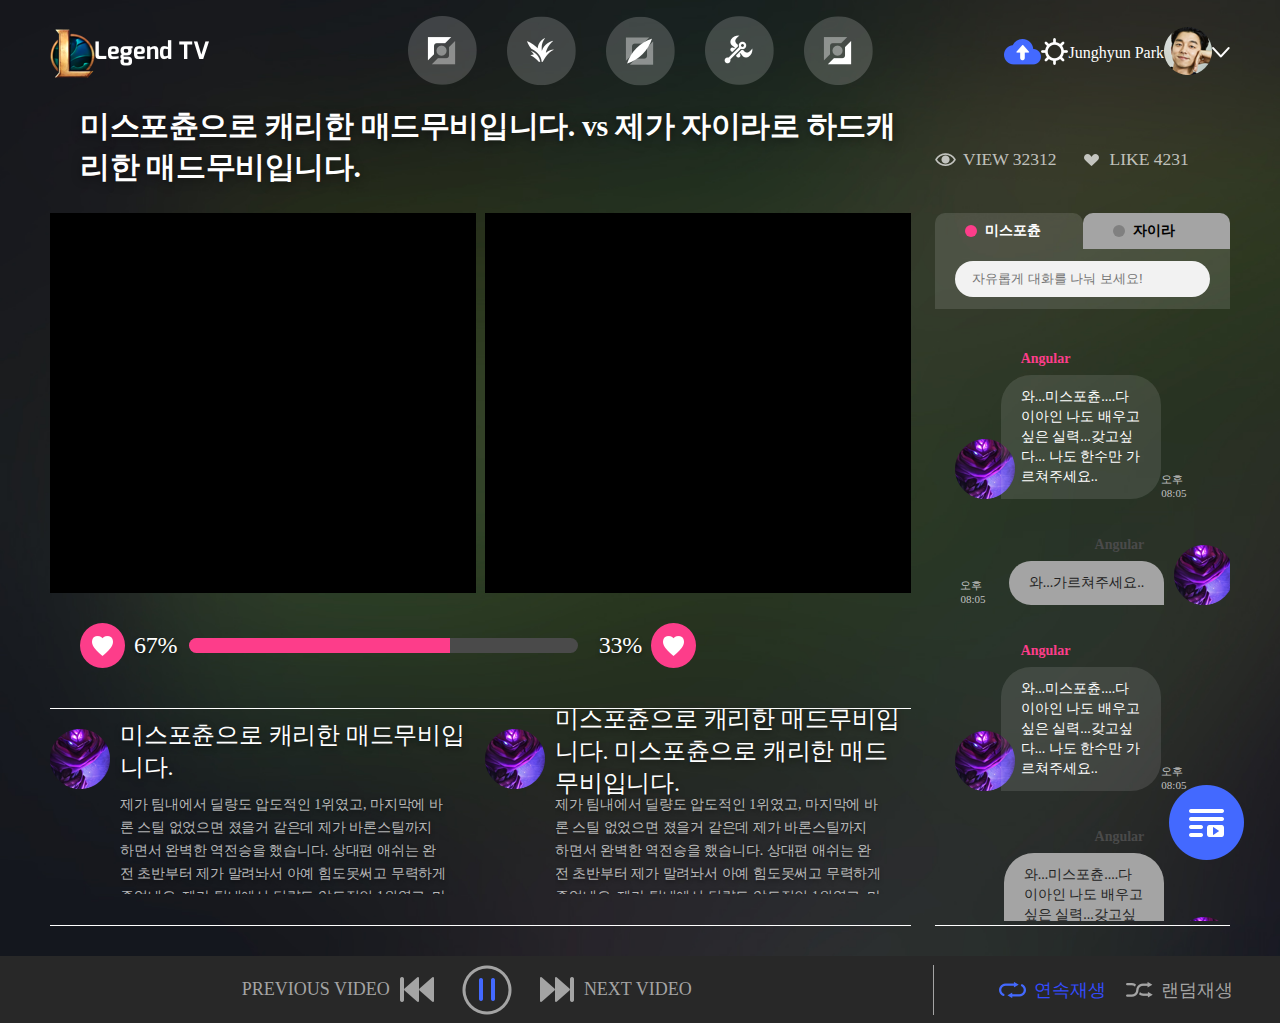
<file: index.html>
<!DOCTYPE html>
<html lang="ko">
<head>
  <meta charset="UTF-8">
  <meta name="viewport" content="width=device-width, initial-scale=1.0">
  <meta http-equiv="X-UA-Compatible" content="ie=edge">
  <title>Document</title>
  <link rel="stylesheet" type="text/css" href="../css/nav.css">
  <link rel="stylesheet" type="text/css" href="../css/battle.css">
</head>
<body>

    <!-- 헤더 화면 전환 스위치 추가 및 간격조정 -->
    <header class="header">
        <div class="header_ele header_left">
          <h1 class="logo"><img src="./imgs/logo-image.png" alt="Legend TV"/><img src="./imgs/logo-text.png" alt=""/></h1>
          <div class="video_switch">
          </div>
        </div>
        <div class="header_ele header_cen">
          <ul class="position_list">
            <li><img src="./imgs/button-top-off.png" alt="top"></li>
            <li><img src="./imgs/button-jungle-off.png" alt="jungle"></li>
            <li><img src="./imgs/button-mid-off.png" alt="mid"></li>
            <li><img src="./imgs/button-sup-off.png" alt="support"></li>
            <li><img src="./imgs/button-ad-off.png" alt="ad"></li>
          </ul>
        </div>
        <div class="header_ele header_right">
          <ul class="user_control">
            <li><a href="./upload.html"><img src="./imgs/button-upload.png" alt="upload" /></a></li>
            <li><a href="./customizing.html"><img src="./imgs/combined-shape.png" alt="setting" /></a></li>
            <li><a href="./mypage.html" style="text-decoration: none;color:#fff;">Junghyun Park</a></li>
            <li><a href="./mypage.html"><img src="./imgs/bitmap.png" alt="profile picture" /></a></li>
            <li><a href="./login.html"><img src="./imgs/button-profile.png" alt="drop down" /></a></li>
          </ul>
        </div>
    </header>

<div class="container">

  <div class="battle_wrap">
    <section class="videos_title">
      <h2 class="battle_title">미스포츈으로 캐리한 매드무비입니다. vs 제가 자이라로 하드캐리한 매드무비입니다.</h2>
    </section>
    <section class="viewlike">
      <h2 class="hidden-title">조회수와 좋아요 수</h2>
      <img src="./imgs/button-view.png" class="button_view">
      <span class="text_total view_total">VIEW 32312</span>
      <img src="./imgs/button-like.png" class="button_like">
      <span class="text_total like_total">LIKE 4231</span>
    </section>
  </div>

  <div class="battle_wrap">
    <section class="battle_video">
      <h2 class="hidden-title">미스포츈으로 캐리한 매드무비입니다. vs 제가 자이라로 하드캐리한 매드무비입니다.</h2>
      <div class="videos">
        <div class="v1">

        </div>
        <div class="v2">

        </div>
      </div>
      <div class="voting">
        <img src="./imgs/button-heart.png" class="button_heart b1">
        <span class="perNum pn1">67%</span>
        <div class="progress">
          <div class="meter">
            <span style="width: 67%;"></span>
          </div>
        </div>
        <span class="perNum pn2">33%</span>
        <img src="./imgs/button-heart.png" class="button_heart b2">
      </div>

      <div class="infos">
        <article class="i1">
          <div class="i_profile">
            <img class="i_profile_pic" src="./imgs/button-board-profile-image.png" alt="">
          </div>
          <div class="i_content">
            <h2 class="i_title">미스포츈으로 캐리한 매드무비입니다.</h2>
            <div class="scrollbar style-1">
              <div class="force-overflow">
                <p class="l_content">제가 팀내에서 딜량도 압도적인 1위였고, 마지막에 바론 스틸 없었으면 졌을거 같은데 제가 바론스틸까지 하면서 완벽한 역전승을 했습니다. 상대편 애쉬는 완전 초반부터 제가 말려놔서 아예 힘도못써고 무력하게 죽었네요. 제가 팀내에서 딜량도 압도적인 1위였고, 마지막에 바론 스틸 없었으면 졌을거 같은데 제가 바론스틸까지 하면서 완벽한 역전승을 했습니다. 상대편 애쉬는 완전 초반부터 제 </p>
              </div>
            </div>
          </div>
        </article>
        <article class="i2">
          <div class="i_profile">
            <img class="i_profile_pic" src="./imgs/button-board-profile-image.png" alt="">
          </div>
          <div class="i_content">
            <h2 class="i_title">미스포츈으로 캐리한 매드무비입니다. 미스포츈으로 캐리한 매드무비입니다.</h2>
            <div class="scrollbar style-1">
              <div class="force-overflow">
                <p class="l_content">제가 팀내에서 딜량도 압도적인 1위였고, 마지막에 바론 스틸 없었으면 졌을거 같은데 제가 바론스틸까지 하면서 완벽한 역전승을 했습니다. 상대편 애쉬는 완전 초반부터 제가 말려놔서 아예 힘도못써고 무력하게 죽었네요. 제가 팀내에서 딜량도 압도적인 1위였고, 마지막에 바론 스틸 없었으면 졌을거 같은데 제가 바론스틸까지 하면서 완벽한 역전승을 했습니다. 상대편 애쉬는 완전 초반부터 제 </p>
              </div>
            </div>
          </div>
        </article>
      </div>

    </section>
    <section class="chatting">
      <h2 class="hidden-title">응원 게시판</h2>
      <div class="chat_team_wrap">
        <div class="chat_team chat_team_left">
          <div class="circle c1"></div><span>미스포츈</span>
        </div>
        <div class="chat_team chat_team_right">
          <div class="circle c2"></div><span>자이라</span>
        </div>
        <div class="chat_input">
          <input class="chat_input_tag" placeholder="자유롭게 대화를 나눠 보세요!">
          <!-- <img src="./imgs/button-send.png" class="button_send"> -->
        </div>
      </div>
      <div class="chat_msg_wrap">
        <div class="scrollbar style-1">
          <div class="force-overflow">
            <div class="chat_msg left_msg">
              <div class="chat_profile">
                <img class="chat_profile_pic" src="./imgs/button-board-profile-image.png" alt="user profile pic">
              </div>
              <div class="chat_content">
                <div class="chat_id">
                  <span>Angular</span>
                </div>
                <div class="chat_ballon">
                  <span>와...미스포츈....다이아인 나도 배우고싶은 실력...갖고싶다... 나도 한수만 가르쳐주세요..</span>
                </div>
              </div>
              <div class="chat_time">
                <span>오후 08:05</span>
              </div>
            </div>
            <div class="chat_msg right_msg">
              <div class="chat_time">
                <span>오후 08:05</span>
              </div>
              <div class="chat_content">
                <div class="chat_id">
                  <span>Angular</span>
                </div>
                <div class="chat_ballon">
                  <span>와...가르쳐주세요..</span>
                </div>
              </div>
              <div class="chat_profile">
                <img class="chat_profile_pic" src="./imgs/button-board-profile-image.png" alt="user profile pic">
              </div>
            </div>
            <div class="chat_msg left_msg">
                <div class="chat_profile">
                  <img class="chat_profile_pic" src="./imgs/button-board-profile-image.png" alt="user profile pic">
                </div>
                <div class="chat_content">
                  <div class="chat_id">
                    <span>Angular</span>
                  </div>
                  <div class="chat_ballon">
                    <span>와...미스포츈....다이아인 나도 배우고싶은 실력...갖고싶다... 나도 한수만 가르쳐주세요..</span>
                  </div>
                </div>
                <div class="chat_time">
                  <span>오후 08:05</span>
                </div>
              </div>
            <div class="chat_msg right_msg">
                <div class="chat_time">
                  <span>오후 08:05</span>
                </div>
                <div class="chat_content">
                  <div class="chat_id">
                    <span>Angular</span>
                  </div>
                  <div class="chat_ballon">
                    <span>와...미스포츈....다이아인 나도 배우고싶은 실력...갖고싶다... 나도 한수만 가르쳐주세요..</span>
                  </div>
                </div>
                <div class="chat_profile">
                  <img class="chat_profile_pic" src="./imgs/button-board-profile-image.png" alt="user profile pic">
                </div>
              </div>
            <div class="chat_msg left_msg">
                  <div class="chat_profile">
                    <img class="chat_profile_pic" src="./imgs/button-board-profile-image.png" alt="user profile pic">
                  </div>
                  <div class="chat_content">
                    <div class="chat_id">
                      <span>Angular</span>
                    </div>
                    <div class="chat_ballon">
                      <span>와...미스포츈....다이아인 나도 배우고싶은 실력...갖고싶다... 나도 한수만 가르쳐주세요..</span>
                    </div>
                  </div>
                  <div class="chat_time">
                    <span>오후 08:05</span>
                  </div>
                </div>
            <div class="chat_msg right_msg">
                  <div class="chat_time">
                    <span>오후 08:05</span>
                  </div>
                  <div class="chat_content">
                    <div class="chat_id">
                      <span>Angular</span>
                    </div>
                    <div class="chat_ballon">
                      <span>와...미스포츈....다이아인 나도 배우고싶은 실력...갖고싶다... 나도 한수만 가르쳐주세요..</span>
                    </div>
                  </div>
                  <div class="chat_profile">
                    <img class="chat_profile_pic" src="./imgs/button-board-profile-image.png" alt="user profile pic">
                  </div>
                </div>
            <div class="chat_msg right_msg">
                  <div class="chat_time">
                    <span>오후 08:05</span>
                  </div>
                  <div class="chat_content">
                    <div class="chat_id">
                      <span>Angular</span>
                    </div>
                    <div class="chat_ballon">
                      <span>와...미스포츈....다이아인 나도 배우고싶은 실력...갖고싶다...도 한수만 가르쳐주세요..</span>
                    </div>
                  </div>
                  <div class="chat_profile">
                    <img class="chat_profile_pic" src="./imgs/button-board-profile-image.png" alt="user profile pic">
                  </div>
            </div>
            <div class="chat_msg left_msg">
                    <div class="chat_profile">
                      <img class="chat_profile_pic" src="./imgs/button-board-profile-image.png" alt="user profile pic">
                    </div>
                    <div class="chat_content">
                      <div class="chat_id">
                        <span>Angular</span>
                      </div>
                      <div class="chat_ballon">
                        <span>와..요..</span>
                      </div>
                    </div>
                    <div class="chat_time">
                      <span>오후 08:05</span>
                    </div>
            </div>
            <div class="chat_msg right_msg">
                    <div class="chat_time">
                      <span>오후 08:05</span>
                    </div>
                    <div class="chat_content">
                      <div class="chat_id">
                        <span>Angular</span>
                      </div>
                      <div class="chat_ballon">
                        <span>와...미스포츈....다이아인 나도 배우고싶은 실력...갖고싶다... 나도 한수만 가르쳐주세요..와...미스포츈....다이아인 나도 배우고싶은 실력...갖고싶다... 나도 한수만 가르쳐주세요..와...미스포츈....다이아인 나도 배우고싶은 실력...갖고싶다... 나도 한수만 가르쳐주세요..</span>
                      </div>
                    </div>
                    <div class="chat_profile">
                      <img class="chat_profile_pic" src="./imgs/button-board-profile-image.png" alt="user profile pic">
                    </div>
                  </div>
          </div>
        </div>

      </div>
    </section>
  </div>
</div>
<footer class="footer">
  <div class="container">
    <div class="play_control">
      <span class="prvious_video">PREVIOUS VIDEO</span>
      <img src="./imgs/button-previous-video.png" alt>
      <img class="stop_btn" src="./imgs/button-pause.png" alt="Stop Button">
      <img src="./imgs/button-next-video.png" alt>
      <span class="next_video">NEXT VIDEO</span>
    </div>
    <div class="play_option">
      <img class="continuous_play_img" src="./imgs/button-continuous-play-on.png" alt>
      <span class="continuous_play">연속재생</span>
      <img class="random_play_img" src="./imgs/button-random-play-off.png" alt>
      <span class="random_play">랜덤재생</span>
    </div>
    <div class="history_btn">
      <img src="./imgs/button-up.png" alt="">
    </div>
  </div>
</footer>
</body>
</html>
</file>
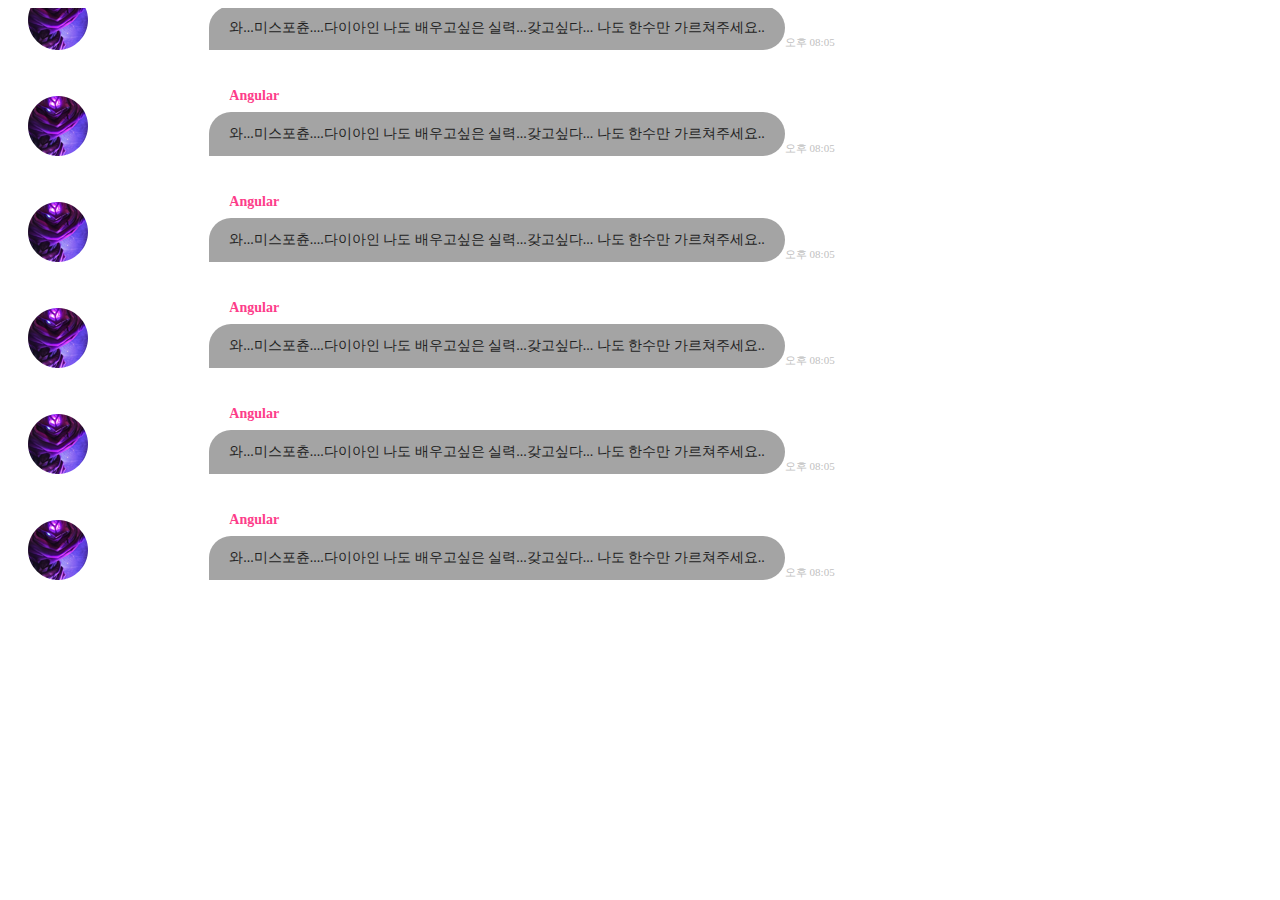
<file: chat.html>
<!DOCTYPE html>
<html lang="en">
<head>
  <meta charset="UTF-8">
  <meta name="viewport" content="width=device-width, initial-scale=1.0">
  <meta http-equiv="X-UA-Compatible" content="ie=edge">
  <title>Document</title>

  <!-- <link rel="stylesheet" type="text/css" href="./css/battle.css"> -->
  <link rel="stylesheet" type="text/css" href="./css/chat.css">
</head>
<body>

  <div class="chat_msg_wrap">
    <div class="scrollbar style-1">
      <div class="force-overflow">
        <div class="chat_msg left_msg">
          <div class="chat_profile">
            <img class="chat_profile_pic" src="./imgs/button-board-profile-image.png" alt="user profile pic">
          </div>
          <div class="chat_content">
            <div class="chat_id">
              <span>Angular</span>
            </div>
            <div class="chat_ballon">
              <span>와...미스포츈....다이아인 나도 배우고싶은 실력...갖고싶다... 나도 한수만 가르쳐주세요..</span>
            </div>
          </div>
          <div class="chat_time">
            <span>오후 08:05</span>
          </div>
        </div>
          <div class="chat_msg left_msg">
            <div class="chat_profile">
              <img class="chat_profile_pic" src="./imgs/button-board-profile-image.png" alt="user profile pic">
            </div>
            <div class="chat_content">
              <div class="chat_id">
                <span>Angular</span>
              </div>
              <div class="chat_ballon">
                <span>와...미스포츈....다이아인 나도 배우고싶은 실력...갖고싶다... 나도 한수만 가르쳐주세요..</span>
              </div>
            </div>
            <div class="chat_time">
              <span>오후 08:05</span>
            </div>
          </div>
            <div class="chat_msg left_msg">
              <div class="chat_profile">
                <img class="chat_profile_pic" src="./imgs/button-board-profile-image.png" alt="user profile pic">
              </div>
              <div class="chat_content">
                <div class="chat_id">
                  <span>Angular</span>
                </div>
                <div class="chat_ballon">
                  <span>와...미스포츈....다이아인 나도 배우고싶은 실력...갖고싶다... 나도 한수만 가르쳐주세요..</span>
                </div>
              </div>
              <div class="chat_time">
                <span>오후 08:05</span>
              </div>
            </div>
              <div class="chat_msg left_msg">
                <div class="chat_profile">
                  <img class="chat_profile_pic" src="./imgs/button-board-profile-image.png" alt="user profile pic">
                </div>
                <div class="chat_content">
                  <div class="chat_id">
                    <span>Angular</span>
                  </div>
                  <div class="chat_ballon">
                    <span>와...미스포츈....다이아인 나도 배우고싶은 실력...갖고싶다... 나도 한수만 가르쳐주세요..</span>
                  </div>
                </div>
                <div class="chat_time">
                  <span>오후 08:05</span>
                </div>
              </div>
                <div class="chat_msg left_msg">
                  <div class="chat_profile">
                    <img class="chat_profile_pic" src="./imgs/button-board-profile-image.png" alt="user profile pic">
                  </div>
                  <div class="chat_content">
                    <div class="chat_id">
                      <span>Angular</span>
                    </div>
                    <div class="chat_ballon">
                      <span>와...미스포츈....다이아인 나도 배우고싶은 실력...갖고싶다... 나도 한수만 가르쳐주세요..</span>
                    </div>
                  </div>
                  <div class="chat_time">
                    <span>오후 08:05</span>
                  </div>
                </div>
                  <div class="chat_msg left_msg">
                    <div class="chat_profile">
                      <img class="chat_profile_pic" src="./imgs/button-board-profile-image.png" alt="user profile pic">
                    </div>
                    <div class="chat_content">
                      <div class="chat_id">
                        <span>Angular</span>
                      </div>
                      <div class="chat_ballon">
                        <span>와...미스포츈....다이아인 나도 배우고싶은 실력...갖고싶다... 나도 한수만 가르쳐주세요..</span>
                      </div>
                    </div>
                    <div class="chat_time">
                      <span>오후 08:05</span>
                    </div>
                  </div>
                    <div class="chat_msg left_msg">
                      <div class="chat_profile">
                        <img class="chat_profile_pic" src="./imgs/button-board-profile-image.png" alt="user profile pic">
                      </div>
                      <div class="chat_content">
                        <div class="chat_id">
                          <span>Angular</span>
                        </div>
                        <div class="chat_ballon">
                          <span>와...미스포츈....다이아인 나도 배우고싶은 실력...갖고싶다... 나도 한수만 가르쳐주세요..</span>
                        </div>
                      </div>
                      <div class="chat_time">
                        <span>오후 08:05</span>
                      </div>
                    </div>
                      <div class="chat_msg left_msg">
                        <div class="chat_profile">
                          <img class="chat_profile_pic" src="./imgs/button-board-profile-image.png" alt="user profile pic">
                        </div>
                        <div class="chat_content">
                          <div class="chat_id">
                            <span>Angular</span>
                          </div>
                          <div class="chat_ballon">
                            <span>와...미스포츈....다이아인 나도 배우고싶은 실력...갖고싶다... 나도 한수만 가르쳐주세요..</span>
                          </div>
                        </div>
                        <div class="chat_time">
                          <span>오후 08:05</span>
                        </div>
                      </div>
                        <div class="chat_msg left_msg">
                          <div class="chat_profile">
                            <img class="chat_profile_pic" src="./imgs/button-board-profile-image.png" alt="user profile pic">
                          </div>
                          <div class="chat_content">
                            <div class="chat_id">
                              <span>Angular</span>
                            </div>
                            <div class="chat_ballon">
                              <span>와...미스포츈....다이아인 나도 배우고싶은 실력...갖고싶다... 나도 한수만 가르쳐주세요..</span>
                            </div>
                          </div>
                          <div class="chat_time">
                            <span>오후 08:05</span>
                          </div>
                        </div>
                          <div class="chat_msg left_msg">
                            <div class="chat_profile">
                              <img class="chat_profile_pic" src="./imgs/button-board-profile-image.png" alt="user profile pic">
                            </div>
                            <div class="chat_content">
                              <div class="chat_id">
                                <span>Angular</span>
                              </div>
                              <div class="chat_ballon">
                                <span>와...미스포츈....다이아인 나도 배우고싶은 실력...갖고싶다... 나도 한수만 가르쳐주세요..</span>
                              </div>
                            </div>
                            <div class="chat_time">
                              <span>오후 08:05</span>
                            </div>
                          </div>
                            <div class="chat_msg left_msg">
                              <div class="chat_profile">
                                <img class="chat_profile_pic" src="./imgs/button-board-profile-image.png" alt="user profile pic">
                              </div>
                              <div class="chat_content">
                                <div class="chat_id">
                                  <span>Angular</span>
                                </div>
                                <div class="chat_ballon">
                                  <span>와...미스포츈....다이아인 나도 배우고싶은 실력...갖고싶다... 나도 한수만 가르쳐주세요..</span>
                                </div>
                              </div>
                              <div class="chat_time">
                                <span>오후 08:05</span>
                              </div>
                            </div>
                              <div class="chat_msg left_msg">
                                <div class="chat_profile">
                                  <img class="chat_profile_pic" src="./imgs/button-board-profile-image.png" alt="user profile pic">
                                </div>
                                <div class="chat_content">
                                  <div class="chat_id">
                                    <span>Angular</span>
                                  </div>
                                  <div class="chat_ballon">
                                    <span>와...미스포츈....다이아인 나도 배우고싶은 실력...갖고싶다... 나도 한수만 가르쳐주세요..</span>
                                  </div>
                                </div>
                                <div class="chat_time">
                                  <span>오후 08:05</span>
                                </div>
                              </div>
                                <div class="chat_msg left_msg">
                                  <div class="chat_profile">
                                    <img class="chat_profile_pic" src="./imgs/button-board-profile-image.png" alt="user profile pic">
                                  </div>
                                  <div class="chat_content">
                                    <div class="chat_id">
                                      <span>Angular</span>
                                    </div>
                                    <div class="chat_ballon">
                                      <span>와...미스포츈....다이아인 나도 배우고싶은 실력...갖고싶다... 나도 한수만 가르쳐주세요..</span>
                                    </div>
                                  </div>
                                  <div class="chat_time">
                                    <span>오후 08:05</span>
                                  </div>
                                </div>
                                  <div class="chat_msg left_msg">
                                    <div class="chat_profile">
                                      <img class="chat_profile_pic" src="./imgs/button-board-profile-image.png" alt="user profile pic">
                                    </div>
                                    <div class="chat_content">
                                      <div class="chat_id">
                                        <span>Angular</span>
                                      </div>
                                      <div class="chat_ballon">
                                        <span>와...미스포츈....다이아인 나도 배우고싶은 실력...갖고싶다... 나도 한수만 가르쳐주세요..</span>
                                      </div>
                                    </div>
                                    <div class="chat_time">
                                      <span>오후 08:05</span>
                                    </div>
                                  </div>
                                    <div class="chat_msg left_msg">
                                      <div class="chat_profile">
                                        <img class="chat_profile_pic" src="./imgs/button-board-profile-image.png" alt="user profile pic">
                                      </div>
                                      <div class="chat_content">
                                        <div class="chat_id">
                                          <span>Angular</span>
                                        </div>
                                        <div class="chat_ballon">
                                          <span>와...미스포츈....다이아인 나도 배우고싶은 실력...갖고싶다... 나도 한수만 가르쳐주세요..</span>
                                        </div>
                                      </div>
                                      <div class="chat_time">
                                        <span>오후 08:05</span>
                                      </div>
                                    </div>
      </div>
    </div>
  </div>

  <!-- <div class="messages">
    <p>
        Lorem ipsum dolor sit amet, consectetur adipisicing elit, sed do eiusmod tempor
    </p>

    <p>
        incididunt ut labore et dolore magna aliqua. Ut enim ad minim veniam, quis nostrud exercitation ullamco laboris nisi ut aliquip
    </p>
    <p>
        ex ea commodo consequat. Duis aute irure dolor in reprehenderit in voluptate velit esse cillum dolore eu fugiat nulla pa
    </p>
    <p>riatur. Excepteur sint occaecat cupidatat non proident, sunt in culpa qui officia deserunt mollit anim id est laborum
    </p>

</div> -->

<script
  src="https://code.jquery.com/jquery-2.2.4.min.js"
  integrity="sha256-BbhdlvQf/xTY9gja0Dq3HiwQF8LaCRTXxZKRutelT44="
  crossorigin="anonymous"></script>
<script>
    $(".scrollbar").animate({ scrollTop: $(document).height()+ "1" }, "slow");
</script>

</body>
</html>
</file>
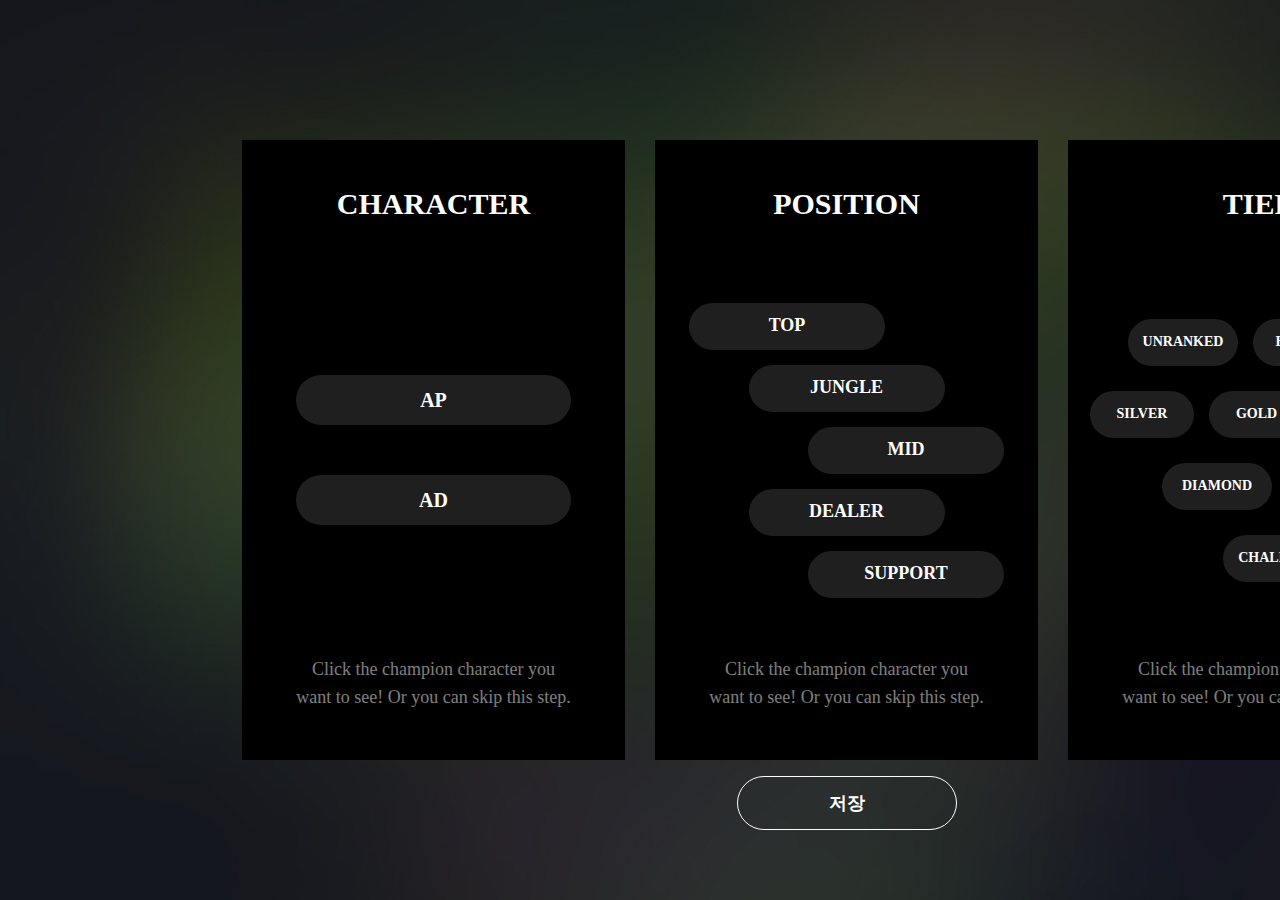
<file: customizing.html>
<!DOCTYPE html>
<html lang="ko">
<head>
  <meta charset="UTF-8">
  <meta name="viewport" content="width=device-width, initial-scale=1.0">
  <meta http-equiv="X-UA-Compatible" content="ie=edge">
  <title>Document</title>
  <link rel="stylesheet" type="text/css" href="../css/nav.css">
  <link rel="stylesheet" type="text/css" href="../css/customizing.css">
</head>
<body>
<div class="container">
  <section class="customizing">
    <div class="card_wrap char_wrap">
      <article class="card character">
        <div class="card_title"><h2>CHARACTER</h2></div>
        <div class="card_btns">
          <button class="char_btn ap_btn">
            <span class="char_text">AP</span>
          </button>
          <button class="char_btn ad_btn">
            <span class="char_text">AD</span>
          </button>
        </div>
        <div class="card_desc">Click the champion character you <br />want to see! Or you can skip this step.</div>
      </article>
    </div>
    <div class="card_wrap po_wrap">
      <article class="card position">
        <div class="card_title"><h2>POSITION</h2></div>
        <div class="card_btns">
          <div class="left_btn">
            <button class="po_btn">
              <span class="po_text">TOP</span>
            </button>
          </div>
          <div class="cen_btn">
            <button class="po_btn">
              <span class="po_text">JUNGLE</span>
            </button>
          </div>
          <div class="right_btn">
            <button class="po_btn">
              <span class="po_text">MID</span>
            </button>
          </div>
          <div class="cen_btn">
            <button class="po_btn">
              <span class="po_text">DEALER</span>
            </button>
          </div>
          <div class="right_btn">
            <button class="po_btn">
              <span class="po_text">SUPPORT</span>
            </button>
          </div>
        </div>
        <div class="card_desc">Click the champion character you <br />want to see! Or you can skip this step.</div>
      </article>
        <button class="save_btn" onclick="tohome()">
          <span>저장</span>
        </button>
    </div>
    <div class="card_wrap tier_wrap">
      <div class="pass_btn" onclick="tohome()">
        <span>건너뛰기</span><img src="./imgs/arrow_right.png" alt="right arrow">
      </div>
      <article class="card tier">
        <div class="card_title"><h2>TIER</h2></div>
        <div class="card_btns">
          <div class="tier_wrap lv1">
            <button class="tier_btn unranked">
              <span>UNRANKED</span>
            </button>
            <button class="tier_btn bronze">
              <span>BRONZE</span>
            </button>
          </div>
          <div class="tier_wrap lv2">
            <button class="tier_btn silver">
              <span>SILVER</span>
            </button>
            <button class="tier_btn gold">
              <span>GOLD</span>
            </button>
            <button class="tier_btn platinum">
              <span>PLATINUM</span>
            </button>
          </div>
          <div class="tier_wrap lv3">
            <button class="tier_btn diamond">
              <span>DIAMOND</span>
            </button>
            <button class="tier_btn master">
              <span>MASTER</span>
            </button>
          </div>
          <div class="tier_wrap lv4">
            <button class="tier_btn challenger">
              <span>CHALLENGER</span>
            </button>
          </div>
        </div>
        <div class="card_desc">Click the champion character you <br />want to see! Or you can skip this step.</div>
      </article>
    </div>
  </section>
</div>

<script>
  function tohome() {
    location.href="./index.html";
  }
</script>
</body>
</html>
</file>
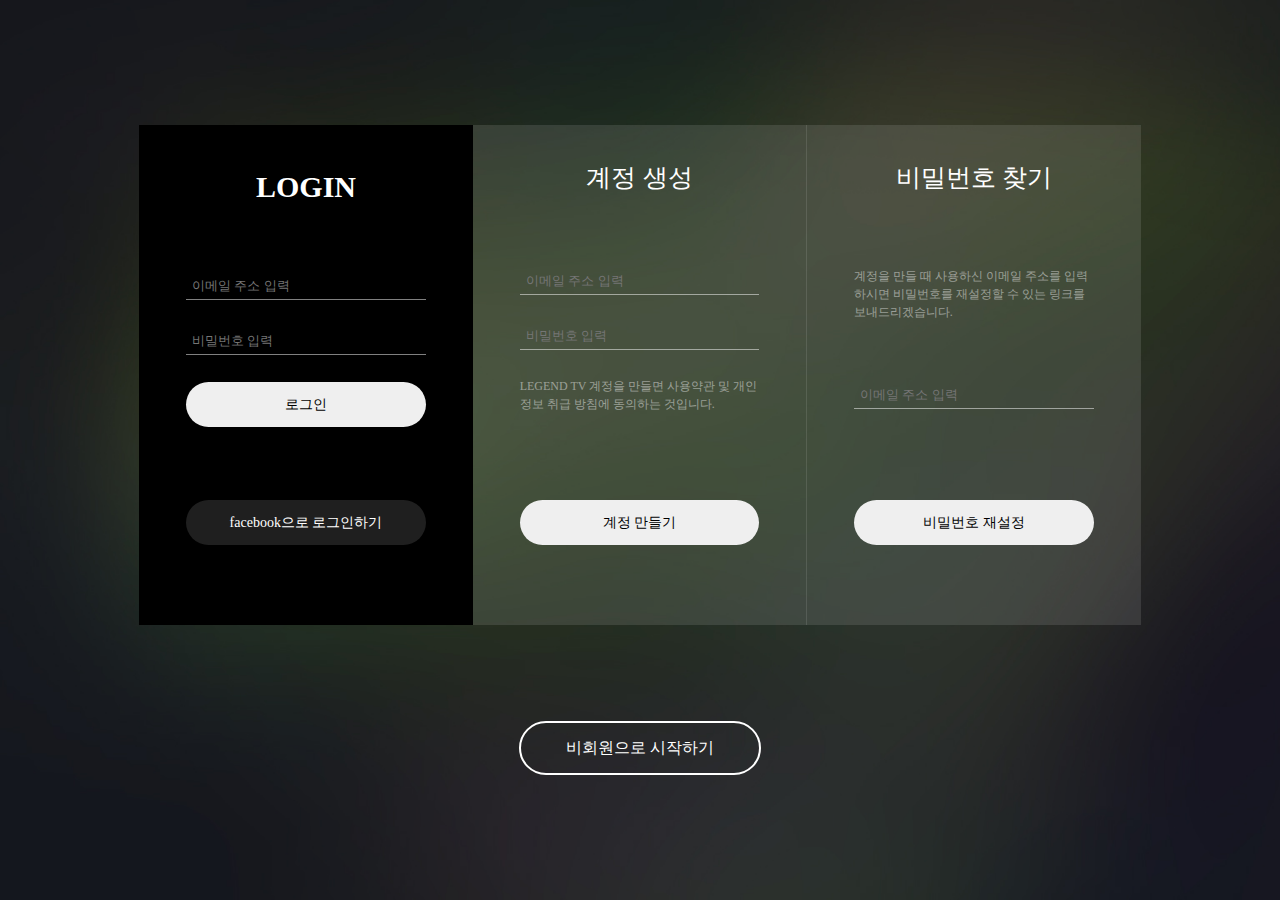
<file: login.html>
<!DOCTYPE html>
<html lang="ko">
<head>
  <meta charset="UTF-8">
  <meta name="viewport" content="width=device-width, initial-scale=1.0">
  <meta http-equiv="X-UA-Compatible" content="ie=edge">
  <title>Document</title>
  <link rel="stylesheet" type="text/css" href="./css/nav.css">
  <link rel="stylesheet" type="text/css" href="./css/login.css">
</head>
<body>
<div class="container">
  <article class="login">
    <h2 class="hidden-title">로그인, 계정 생성, 비밀번호 찾기</h2>
    <!-- <div class="login_wrap"> -->
      <section class="login_card log">
        <div class="card_title"><h2>LOGIN</h2></div>
        <div class="card_input">
          <input type="email" placeholder="이메일 주소 입력" />
          <input type="password" placeholder="비밀번호 입력" />
          <div class="login_btn">
            <span>로그인</span>
          </div>
        </div>
        <div class="card_bottom">
          <div class="bottom_btn">
            <span>facebook으로 로그인하기</span>
          </div>
        </div>
      </section>
      <section class="login_card reg">
        <div class="card_title"><h2>계정 생성</h2></div>
        <div class="card_input">
          <input type="email" placeholder="이메일 주소 입력" />
          <input type="password" placeholder="비밀번호 입력" />
          <div class="agreement">
            <span>LEGEND TV 계정을 만들면 사용약관 및 개인정보 취급 방침에 동의하는 것입니다.</span>
          </div>
        </div>
        <div class="card_bottom">
          <div class="bottom_btn">
            <span>계정 만들기</span>
          </div>
        </div>
      </section>
      <section class="login_card fdpw">
        <div class="card_title"><h2>비밀번호 찾기</h2></div>
        <div class="card_input">
          <div class="agreement">
            <span>계정을 만들 때 사용하신 이메일 주소를 입력하시면 비밀번호를 재설정할 수 있는 링크를 보내드리겠습니다.</span>
          </div>
          <input type="email" placeholder="이메일 주소 입력" />
        </div>
        <div class="card_bottom">
          <div class="bottom_btn">
            <span>비밀번호 재설정</span>
          </div>
        </div>
      </section>
      <section class="unlogin">
        <a href="../index.html" style="text-decoration: none;color:#fff;"><span>비회원으로 시작하기</span></a>
      </section>
    <!-- </div> -->
  </article>
</div>
</body>
</html>
</file>
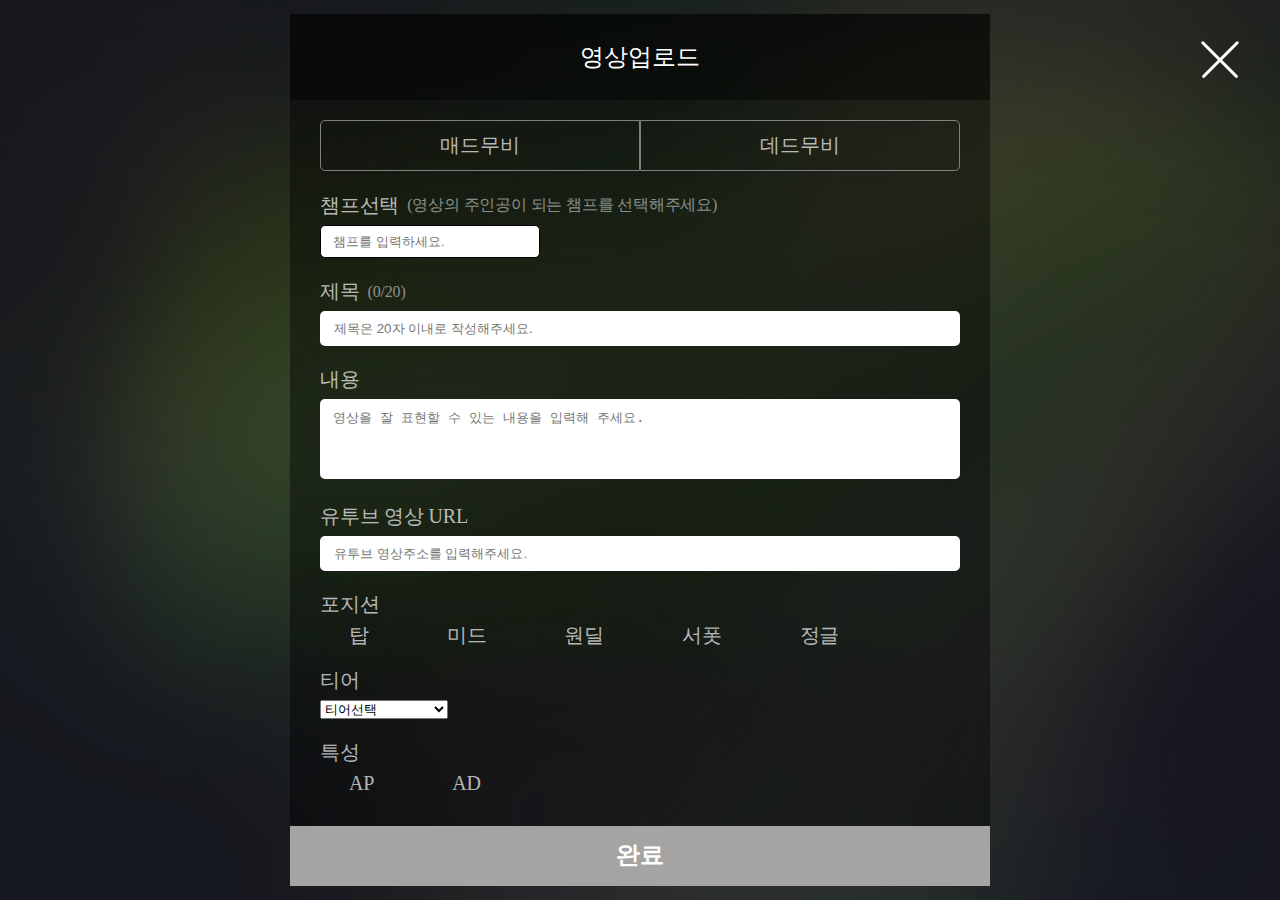
<file: upload.html>
<!DOCTYPE html>
<html lang="ko">
<head>
  <meta charset="UTF-8">
  <meta name="viewport" content="width=device-width, initial-scale=1.0">
  <meta http-equiv="X-UA-Compatible" content="ie=edge">
  <title>Document</title>
  <link rel="stylesheet" type="text/css" href="../css/nav.css">
  <link rel="stylesheet" type="text/css" href="../css/upload.css">
</head>
<body>
<div class="container">
  <section class="upload">
    <div class="upload_title">
      <h1>영상업로드</h1>
    </div>
    <div class="upload_content_wrap">
      <div class="video_type">
        <button class="video mad target">
          <span>매드무비</span>
        </button>
        <button class="video dead target">
          <span>데드무비</span>
        </button>
      </div>
      <div class="champ_select">
        <div class="br br1">
          <h2>챔프선택</h2>
          <span>(영상의 주인공이 되는 챔프를 선택해주세요)</span>
        </div>
        <div class="br br2">
          <input type="text" placeholder="챔프를 입력하세요.">
        </div>
      </div>
      <div class="video_title">
        <div class="br br1">
          <h2>제목</h2><span>(0/20)</span>
        </div>
        <div class="br br2">
          <input type="text"  placeholder="제목은 20자 이내로 작성해주세요."/>
        </div>
      </div>
      <div class="video_content">
        <div class="br br1">
          <h2>내용</h2>
        </div>
        <div class="br br2">
          <textarea class="style-1" placeholder="영상을 잘 표현할 수 있는 내용을 입력해 주세요."></textarea>
        </div>
      </div>
      <div class="video_url">
        <div class="br br1">
          <h2>유투브 영상 URL</h2>
        </div>
        <div class="br br2">
          <input type="text" placeholder="유투브 영상주소를 입력해주세요."/>
        </div>
      </div>
      <div class="position">
        <div class="br br1">
          <h2>포지션</h2>
        </div>
        <div class="br br2">
          <div class="pos_wrap">
            <input name="position" type='radio' id='top'/>
            <label for='top'><span></span>탑</label>
            <input name="position" type='radio' id='mid'/>
            <label for='mid'><span></span>미드</label>
            <input name="position" type='radio' id='deal'/>
            <label for='deal'><span></span>원딜</label>
            <input name="position" type='radio' id='sup'/>
            <label for='sup'><span></span>서폿</label>
            <input name="position" type='radio' id='jungle'/>
            <label for='jungle'><span></span>정글</label>
          </div>
        </div>
      </div>
      <div class="video_tier">
        <div class="br br1">
          <h2>티어</h2>
        </div>
        <div class="br br2">
          <select>
            <option disabled selected>티어선택</option>
            <option>언랭</option>
            <option>실버</option>
            <option>플래티넘</option>
            <option>마스터</option>
            <option>브론즈</option>
            <option>골드</option>
            <option>다이아</option>
            <option>챌린저</option>
          </select>
        </div>
      </div>
      <div class="type">
        <div class="br br1">
          <h2>특성</h2>
        </div>
        <div class="br br2">
          <input name="type" type='radio' id='ap'/>
          <label for='ap'><span></span>AP</label>
          <input name="type" type='radio' id='ad'/>
          <label for='ad'><span></span>AD</label>
        </div>
      </div>
    </div>
    <div class="confirm_btn" onclick="tohome()" style="cursor:pointer;">
      <h2>완료</h2>
    </div>
  </section>
  <div class="close_btn" onclick="tohome()" style="cursor:pointer;">
    <img src="./imgs/button-x.png" alt="닫기버튼">
  </div>
</div>

<script>
  function tohome() {
    location.href="./index.html";
  }
</script>
</body>
</html>
</file>
<file: css/nav.css>
* {
  box-sizing: border-box;
}

li {
  list-style-type: none;
}

body {
  background-image: url("../imgs/back.jpg");
  background-size: cover;
  margin: 0;
}


input:focus {
    outline:none;
}

input {
  border-style:solid;
  border-color: rgba(0,0,0,0);
}


textarea:focus {
    outline:none;
}

textarea {
  border-style:solid;
  border-color: rgba(0,0,0,0);
}

button {
  border: none;
  outline: none;
}

.hidden-title{
  font-size: 0px;
}

.hidden {
  display: none;
}

.container{
  width:100%;
  min-width:1200px;
  padding: 0 50px;
  display: flex;
  flex-wrap:wrap;
}

.header {
  width:100%;
  height:106px;
  display: flex;
  flex-direction: row;
  flex-wrap: nowrap;
  justify-content: space-between;
  align-items: center;
  color: #fff;
  z-index: 999;
  position: absolute;
  left:0;
  padding: 0 50px;
}

.header_ele{
  width:34%;
}

.header_left{
  display: flex;
  align-items: center;
}

.header_left > .video_switch {
  margin-left: 40px;
}

.logo {
  display: flex;
  flex-direction: row;
  align-items: center;
}

.text_logo {
  margin-left: 9px;
}

.position_list{
  display: flex;
  padding:0px;
  justify-content: center;
}

.position_list > li {
  padding: 0 15px;
}

.user_control{
  display: flex;
  flex-direction: row;
  align-items: center;
  padding: 0px;
  justify-content: flex-end;
}

.setting{
  margin-left: 22px;
}

.nickname{
  margin-left: 22px;
}

.profile {
  margin-left: 12px;
}

.drop{
  margin-left: 13px;
}

/* switch */

/* The switch - the box around the slider */
.switch {
  position: relative;
  display: inline-block;
  width: 190px;
  height: 46px;
}

/* Hide default HTML checkbox */
.switch input {display:none;}

/* The slider */
.slider {
  position: absolute;
  cursor: pointer;
  top: 0;
  left: 0;
  right: 0;
  bottom: 0;
  -webkit-transition: .4s;
  transition: .4s;
  border-radius: 100px;
  border: solid 1px rgba(255,255,255,0.4);
}

.slider:before {
  position: absolute;
  content: "";
  height: 36px;
  width: 94px;
  left: 5px;
  bottom: 5px;
  background-color: #4369ff;
  -webkit-transition: .4s;
  transition: .4s;
}


input:checked + .slider {
  /*background-color: #2196F3;*/

}

input:focus + .slider {
  /*box-shadow: 0 0 1px #2196F3;*/
}

input:checked + .slider:before {
  -webkit-transform: translateX(85px);
  -ms-transform: translateX(85px);
  transform: translateX(85px);
}

/* Rounded sliders */
.slider.round {
  border-radius: 36px;
}

.slider.round:before {
  border-radius: 36px;
}


.text {
  font-family: SpoqaHanSans;
  font-size: 18px;
  font-weight: normal;
  font-style: normal;
  font-stretch: normal;
  line-height: 1.22;
  letter-spacing: -0.2px;
  text-align: center;
  color: #ffffff;
}

.text:after {
  position: absolute;
  top: 11px;
  right: 16px;
  content: "대결영상";
  -webkit-transition: opacity 0.5s ease-in-out;
  -moz-transition: opacity 0.5s ease-in-out;
  transition: opacity 0.5s ease-in-out;
}
.text:before {
  position: absolute;
  top: 11px;
  left: 16px;
  content: "랜덤영상";
  -webkit-transition: opacity 0.5s ease-in-out;
  -moz-transition: opacity 0.5s ease-in-out;
  transition: opacity 0.5s ease-in-out;
}

input + .slider + .text:after {
  opacity: 0.4;
}
input + .slider + .text:before {
  opacity: 1;
}


input:checked + .slider + .text:after {
  opacity: 1;
}

input:checked + .slider + .text:before {
  opacity: 0.4;
}

.header_right{
  position: relative;
  display: flex;
  justify-content: flex-end;
}

.dropdown_menu{
  display: flex;
  flex-direction: column;
  width:250px;
  border-radius: 3px;
  position: absolute;
  top:100px;
}

.drop_btn{
  background-color: #4369ff;
  font-family: SpoqaHanSans;
  font-size: 14px;
  font-weight: normal;
  font-style: normal;
  font-stretch: normal;
  line-height: 0.93;
  letter-spacing: normal;
  color: #ffffff;
  display: flex;
  justify-content: center;
  align-items: center;
  padding: 10px 0;
}

.my_account {
  border-radius: 3px 3px 0 0;
  border-bottom: solid 1px rgba(255, 255, 255, 0.12);
}

.my_account > span {
  margin-left: 15px;
}

.logout > span {
  margin-left: 10px;
}

.alarm_wrap {
  display: flex;
  background-color: #fff;
  border-bottom: solid 1px rgba(163, 163, 163, 0.12);
}

.alarm_champ{
  width:27%;
  display: flex;
  justify-content: center;
  padding:15px;
}

.alarm_champ > img {
  width:28px;
  height:28px;
}

.alarm_content{
  width:73%;
  padding-top:9px;
  padding-right: 12px;
  padding-bottom:10px;
}

.alarm_text > span {
  font-family: SpoqaHanSans;
  font-size: 14px;
  font-weight: normal;
  font-style: normal;
  font-stretch: normal;
  line-height: 1.5;
  letter-spacing: normal;
  color: rgba(0, 0, 0, 0.5);
}

.alarm_time{
  margin-top: 6px;
}

.alarm_time > span {
  font-family: SpoqaHanSans;
  font-size: 12px;
  font-weight: normal;
  font-style: normal;
  font-stretch: normal;
  line-height: 0.92;
  letter-spacing: normal;
  color: #a4a4a4;
}
</file>
<file: css/battle.css>
/* battle_video */

.container{
  min-height: 92.5vh;
  padding-top: 106px;
}

.footer > .container {
  padding:0px;
}

.battle_wrap{
  width: 100%;
  display: flex;
  justify-content: space-between;
}

.videos_title{
  width:73%;
  display: flex;
  align-items: center;
}

.battle_title{
  font-family: SpoqaHanSans;
  font-size: 30px;
  font-weight: bold;
  font-style: normal;
  font-stretch: normal;
  line-height: normal;
  letter-spacing: -0.4px;
  color: #ffffff;
  text-shadow: 0 2px 10px rgba(0, 0, 0, 0.5);
  margin-top: 0px;
  padding-left: 30px;
}


.viewlike {
  width:25%;
  display: flex;
  align-items: center;
}

.button_like {
  margin-left: 25px;
}

.viewlike > span {
  margin-left: 7px;
  font-family: DINPro;
  font-size: 17.5px;
  font-weight: normal;
  font-style: normal;
  font-stretch: normal;
  line-height: normal;
  letter-spacing: normal;
  color: rgba(255, 255, 255, 0.7);
}

.battle_video{
  width:73%;
  display: flex;
  flex-direction: column;
  margin-bottom: 30px;
  border-bottom: solid 1px #ffffff;
}

.videos {
  width:100%;
  display: flex;
  justify-content: space-between;
}

.v1 {
  width:49.5%;
  height:28%;
  background-color: #000;
  background-image: url('http://upload.inven.co.kr/upload/2014/05/27/bbs/i3305597914.png');
  background-size: cover;
  height:380px;
}
.v2 {
  width:49.5%;
  height:28%;
  background-color: #000;
  background-image: url('http://upload2.inven.co.kr/upload/2016/04/05/bbs/i13265642990.png');
  background-size: cover;
  /*background-color: blue;*/
  height:380px;
}


/* voting */

.voting {
  display: flex;
  width:75%;
  justify-content: space-between;
  align-items: center;
  padding-left: 30px;
  padding-bottom: 40px;
  padding-top: 30px;
}

.perNum {
  font-family: SpoqaHanSans;
  font-size: 24px;
  font-weight: normal;
  font-style: normal;
  font-stretch: normal;
  line-height: normal;
  letter-spacing: -0.2px;
  color: #ffffff;
  text-shadow: 0 2px 4px rgba(0, 0, 0, 0.5);
  margin-left: 9px;
}

.pn2 {
  margin-right:9px;
}

.progress{
  width:100%;
  margin: 0 12px;
}
.meter {
	height: 15px;  /* Can be anything */
  width:100%;
	position: relative;
	background: #4a4a4a;
	-moz-border-radius: 25px;
	-webkit-border-radius: 25px;
	border-radius: 25px;
	/*box-shadow: inset 0 -1px 1px rgba(255,255,255,0.3);*/
}
.meter > span {
  display: block;
  height: 100%;
  border-top-right-radius: 0;
  border-bottom-right-radius: 0;
  border-top-left-radius: 25px;
  border-bottom-left-radius: 25px;
  background-color: #fd3d8a;
  /*box-shadow:
    inset 0 2px 9px  rgba(255,255,255,0.3),
    inset 0 -2px 6px rgba(0,0,0,0.4);*/
}


/* info */
.infos {
  display: flex;
  border-top: solid 1px #ffffff;
  justify-content: space-between;
}


.scrollbar
{
	height: 100px;
	overflow-y: scroll;
  padding-right:20px;
}

.force-overflow
{
	min-height: 100%inherit;
}

.style-1::-webkit-scrollbar-track
{
	-webkit-box-shadow: inset 0 0 6px rgba(0,0,0);
	border-radius: 10px;
}

.style-1::-webkit-scrollbar
{
	width: 12px;
}

.style-1::-webkit-scrollbar-thumb
{
	border-radius: 10px;
	-webkit-box-shadow: inset 0 0 6px rgba(0,0,0,.3);
	background-color: #555;
}

.l_content {
  color:#fff;
  font-family: SpoqaHanSans;
  font-size: 14px;
  font-weight: normal;
  font-style: normal;
  font-stretch: normal;
  line-height: 1.64;
  letter-spacing: -0.1px;
  color: rgba(255, 255, 255, 0.7);
  text-shadow: 0 2px 4px rgba(0, 0, 0, 0.5);
	word-break: break-all;
	display: inline-block;
	margin-top:0px;
}

.i1 {
  width:49.5%;
  display: flex;
}
.i2 {
  width:49.5%;
  display: flex;
}

.i_profile_pic {
}

.i_profile{
  width:350px;
  display: flex;
  justify-content: center;
  align-items: flex-start;
  padding-top:20px;
}

.i_title{
  display: flex;
  align-items:center;
  height:30%;
  margin: 10px 0;
  font-family: SpoqaHanSans;
  font-size: 24px;
  font-weight: normal;
  font-style: normal;
  font-stretch: normal;
  line-height: normal;
  letter-spacing: -0.2px;
  color: #ffffff;
  text-shadow: 0 2px 6px rgba(0, 0, 0, 0.5);
}

.i_content{
  padding:0 10px;
}

/* chatting */

.chatting {
  width:25%;
  display: flex;
  flex-direction: column;
  margin-bottom: 30px;
  border-bottom: solid 1px #ffffff;
}

.chat_team_wrap{
  display: flex;
  flex-wrap: wrap;
}

.chat_team {
  width:50%;
  padding: 6px 30px;
  display: flex;
  align-items: center;
}

.chat_team_left {
  background-color: #fff;
  border-radius: 10px 10px 0 0;
  background-color: rgba(255, 255, 255, 0.12);
  font-family: SpoqaHanSans;
  font-size: 14px;
  font-weight: bold;
  font-style: normal;
  font-stretch: normal;
  line-height: 1.71;
  letter-spacing: normal;
  color: #ffffff;
}

.chat_team_right {
  background-color: red;
  border-radius: 10px 10px 0 0;
  background-color: #a4a4a4;
  font-family: SpoqaHanSans;
  font-size: 14px;
  font-weight: bold;
  font-style: normal;
  font-stretch: normal;
  line-height: 1.71;
  letter-spacing: normal;
  color: #808080;
  color: var(--warm-grey);
}

.circle {
  width:12px;
  height:12px;
  border-radius: 50%;
  margin-right: 8px;
}
.c1 {background-color:#fd3d8a;}
.c2 {background-color:#808080;}

.chat_input {
  width:100%;
  background-color: rgba(255, 255, 255, 0.12);
  padding: 12px 20px;
  margin-bottom: 12px;
}

.chat_input_tag {
  width:100%;
  height: 36px;
  border-radius: 49px;
  background-color: #f2f2f2;
  padding:0 15px;
}


.button_send {}

/* chatting message*/


.chat_msg_wrap {
  height: 86%;
}

.chat_msg {
  display: flex;
  padding: 8px 20px;
  margin: 20px 0px;
}

.left_msg{
  justify-content: flex-start;
}

.right_msg{
  justify-content: flex-end;
}

.left_msg > .chat_profile {
  margin-right: 10px;
}

.right_msg > .chat_profile {
  margin-left: 10px;
}

.chat_profile {
  display: flex;
  align-items: flex-end;
  width:14%;
}

.chat_profile_pic {
}

.chat_content{
  max-width:63%;
  display: flex;
  flex-direction: column;
}

.right_msg > .chat_content {
  align-items: flex-end;
}

.chat_id {
  padding:0 20px;
}

.chat_id > span {
  font-family: SpoqaHanSans;
  font-size: 14px;
  font-weight: bold;
  font-style: normal;
  font-stretch: normal;
  line-height: normal;
  letter-spacing: normal;
}

.left_msg > .chat_content > .chat_id > span {
  color: #fd3d8a;
}

.right_msg > .chat_content > .chat_id > span {
  color: #4a4a4a;
}

.chat_ballon{
  display: flex;
  padding: 12px 20px;
  font-family: SpoqaHanSans;
  font-size: 14px;
  font-weight: normal;
  font-style: normal;
  font-stretch: normal;
  line-height: 1.43;
  letter-spacing: normal;
  margin-top: 8px;
}

.left_msg > .chat_content > .chat_ballon {
  border-radius: 30px 30px 30px 0px;
  background-color: rgba(236, 236, 236, 0.12);
  color: #ffffff;
}

.right_msg > .chat_content > .chat_ballon {
  border-radius: 30px 30px 0px 30px;
  background-color: #a4a4a4;
  color:#222222;
}


.chat_time {
  width: 19%;
  display: flex;
  align-items: flex-end;
  font-family: SpoqaHanSans;
  font-size: 11px;
  font-weight: normal;
  font-style: normal;
  font-stretch: normal;
  line-height: normal;
  letter-spacing: normal;
  color: #c1c1c1;
}

.right_msg > .chat_time {
  justify-content: flex-end;
}

.chat_msg_wrap > .scrollbar {
  height:600px;
}

.chat_msg_wrap > .style-1::-webkit-scrollbar {
  width:0px;
}

.chat_msg_wrap > .scrollbar {
  padding: 0;
}


/* footer */
.footer {
  height: 7.5vh;
  background-color: #282828;
}

.footer > .container {
  min-height: 100%;
  width:100%;
  min-width:1200px;
  display: flex;
  align-items: center;
}

.play_control{
  font-family: DINPro;
  font-size: 18px;
  font-weight: 500;
  font-style: normal;
  font-stretch: normal;
  line-height: normal;
  letter-spacing: normal;
  text-align: left;
  color: #a4a4a4;
  width:73%;
  display: flex;
  justify-content: center;
  align-items: center;
  height:50px;
  border-right:1px solid #a4a4a4;
}

.play_control > .stop_btn {
  margin: 0 28px;
}

.prvious_video {
  margin-right: 10px;
}

.next_video {
  margin-left: 10px;
}

.play_option{
  width:26%;
  display: flex;
  align-items: center;
}


.continuous_play {
  font-family: RixGoB;
  font-size: 18px;
  font-weight: normal;
  font-style: normal;
  font-stretch: normal;
  line-height: normal;
  letter-spacing: normal;
  color: #344cff;
  margin-left: 8px;
}

.continuous_play_img {
  margin-left: 65px;
}

.random_play {
  font-family: RixGoB;
  font-size: 18px;
  font-weight: normal;
  font-style: normal;
  font-stretch: normal;
  line-height: normal;
  letter-spacing: normal;
  color: #a4a4a4;
  margin-left: 8px;
}

.random_play_img{
  margin-left: 20px;
}

.history_btn {
  position: absolute;
  right:2.8%;
  bottom:4%;
}
</file>
<file: css/chat.css>
.chat_msg_wrap {
  height: 86%;
}

.chat_msg {
  display: flex;
  padding: 8px 20px;
  margin: 20px 0px;
}

.left_msg{
  justify-content: flex-start;
}

.right_msg{
  justify-content: flex-end;
}

.left_msg > .chat_profile {
  margin-right: 10px;
}

.right_msg > .chat_profile {
  margin-left: 10px;
}

.chat_profile {
  display: flex;
  align-items: flex-end;
  width:14%;
}

.chat_profile_pic {
}

.chat_content{
  max-width:63%;
  display: flex;
  flex-direction: column;
}

.right_msg > .chat_content {
  align-items: flex-end;
}

.chat_id {
  padding:0 20px;
}

.chat_id > span {
  font-family: SpoqaHanSans;
  font-size: 14px;
  font-weight: bold;
  font-style: normal;
  font-stretch: normal;
  line-height: normal;
  letter-spacing: normal;
}

.left_msg > .chat_content > .chat_id > span {
  color: #fd3d8a;
}

.right_msg > .chat_content > .chat_id > span {
  color: #4a4a4a;
}

.chat_ballon{
  display: flex;
  padding: 12px 20px;
  font-family: SpoqaHanSans;
  font-size: 14px;
  font-weight: normal;
  font-style: normal;
  font-stretch: normal;
  line-height: 1.43;
  letter-spacing: normal;
  margin-top: 8px;
}

.left_msg > .chat_content > .chat_ballon {
  border-radius: 30px 30px 30px 0px;
  background-color: #a4a4a4;
  color: #222222;
}

.right_msg > .chat_content > .chat_ballon {
  border-radius: 30px 30px 0px 30px;
  background-color: #a4a4a4;
  color:#222222;
}


.chat_time {
  width: 19%;
  display: flex;
  align-items: flex-end;
  font-family: SpoqaHanSans;
  font-size: 11px;
  font-weight: normal;
  font-style: normal;
  font-stretch: normal;
  line-height: normal;
  letter-spacing: normal;
  color: #c1c1c1;
}

.right_msg > .chat_time {
  justify-content: flex-end;
}

.chat_msg_wrap > .scrollbar {
  height:600px;
}

.chat_msg_wrap > .style-1::-webkit-scrollbar {
  width:0px;
}

.chat_msg_wrap > .scrollbar {
  padding: 0;
}




/**/



.scrollbar
{
	height: 100px;
	overflow-y: scroll;
  padding-right:20px;
}

.force-overflow
{
	min-height: 100%inherit;
}

.style-1::-webkit-scrollbar-track
{
	-webkit-box-shadow: inset 0 0 6px rgba(0,0,0);
	border-radius: 10px;
}

.style-1::-webkit-scrollbar
{
	width: 12px;
}

.style-1::-webkit-scrollbar-thumb
{
	border-radius: 10px;
	-webkit-box-shadow: inset 0 0 6px rgba(0,0,0,.3);
	background-color: #555;
}



/**/

.messages{
    border: 1px solid #ccc;
    width: 250px;
    height: 210px;
    padding: 10px;
    overflow-y:scroll;

}
.message{
    color: slategrey;

}
 .message p{
    margin: 5px 0;
}
</file>
<file: css/customizing.css>
/* customizing*/

.customizing {
  height: 100vh;
  width:70%;
  margin: 0 auto;
  display: flex;
  justify-content: space-between;
}

.card_wrap {
  display: flex;
  align-items: center;
  position: relative;
}

.card {
  width:383px;
  height:620px;
  background-color: black;
  text-align: center;
  color:#ffffff;
  display: flex;
  flex-direction: column;
  justify-content: space-between;
  margin: 0 15px;
}

.card_title {
  height:17%;
  display: flex;
  justify-content: center;
  align-items: flex-end;
}

.card_title > h2 {
  font-family: SpoqaHanSans;
  font-size: 30px;
  font-weight: bold;
  font-style: normal;
  font-stretch: normal;
  line-height: 1.13;
  letter-spacing: normal;
  text-align: center;
  color: #ffffff;
}

.card_desc {
  height:17%;
  font-family: SpoqaHanSans;
  font-size: 18px;
  font-weight: normal;
  font-style: normal;
  font-stretch: normal;
  line-height: 1.56;
  letter-spacing: normal;
  color: rgba(255, 255, 255, 0.5);
  display: flex;
  justify-content: center;
  align-items: flex-start;
}

.is_btn_clicked{
  background-color: #4369ff !important;
}

button:focus {
  border: solid 1px #4369ff;
  background-color: #4369ff;
}

button:target {
  border: solid 1px #4369ff;
  background-color: #4369ff;
}

button.active {
  border: solid 1px #4369ff;
  background-color: #4369ff;
}


.card_btns {
  display: flex;
  flex-direction: column;
}

.character > .card_btns {
  align-items: center;
}

.char_btn {
  width:72%;
  height:50px;
  margin: 25px 0px;
  background-color: rgba(255, 255, 255, 0.12);
  border-radius: 50px;
  display: flex;
  align-items: center;
  justify-content: center;
}

.char_text{
  font-family: SpoqaHanSans;
  font-size: 20px;
  font-weight: bold;
  font-style: normal;
  font-stretch: normal;
  line-height: 0.8;
  letter-spacing: normal;
  text-align: center;
  color: #ffffff;
}

.position > .card_btns {
  padding-left: 34px;
  padding-right: 34px;
}

.po_wrap{
  justify-content: center;
}

.po_btn {
  width:196px;
  height:47px;
  margin: 7.5px 0px;
  background-color: rgba(255, 255, 255, 0.12);
  border-radius: 50px;
  display: flex;
  align-items: center;
  justify-content: center;
}

.card_btns > .left_btn {
  display: flex;
  justify-content: flex-start;
}

.card_btns > .cen_btn {
  display: flex;
  justify-content: center;
}

.card_btns > .right_btn {
  display: flex;
  justify-content: flex-end;
}

.po_text {
  font-family: SpoqaHanSans;
  font-size: 18px;
  font-weight: bold;
  font-style: normal;
  font-stretch: normal;
  line-height: 1.11;
  letter-spacing: 0px;
  text-align: center;
  color: #ffffff;
}

.tier_wrap {
  display: flex;
  margin: 12.5px 0;
}

.tier_btn {
  background-color: rgba(255, 255, 255, 0.12);
  border-radius: 50px;
  height: 47px;
  display: flex;
  justify-content: center;
  align-items: center;
  margin-left: 15px;
}

.tier_btn > span {
  font-family: SpoqaHanSans;
  font-size: 14px;
  font-weight: bold;
  font-style: normal;
  font-stretch: normal;
  line-height: 0.93;
  letter-spacing: normal;
  text-align: center;
  color: #ffffff;
}

.lv1 {
  padding-left: 45px;
}

.lv2{
  padding-left: 7px;
}

.lv3{
  padding-left: 79px;
}

.lv4{
  padding-left: 140px;
}

.unranked {
  width: 110px;
}

.bronze {
  width: 104px;
}

.silver {
  width: 104px;
}

.gold {
  width: 95px;
}

.platinum {
  width: 110px;
}

.diamond {
  width: 110px;
}

.master {
  width: 104px;
}

.challenger {
  width: 130px;
}


.save_btn{
  width:220px;
  height: 54px;
  border-radius: 50px;
  border: 1px solid #fff;
  position: absolute;
  bottom:70px;
  display: flex;
  align-items: center;
  justify-content: center;
  background-color: rgba(255, 255, 255, 0);
  cursor:pointer;
}

.save_btn > span{
  font-family: AppleSDGothicNeo;
  font-size: 18px;
  font-weight: bold;
  font-style: normal;
  font-stretch: normal;
  line-height: normal;
  letter-spacing: normal;
  text-align: left;
  color: #ffffff;
}

.pass_btn{
  position: absolute;
  top:100px;
  right:0;
  display: flex;
  align-items: center;
  cursor:pointer;
}

.pass_btn > span {
  font-family: AppleSDGothicNeo;
  font-size: 18px;
  font-weight: bold;
  font-style: normal;
  font-stretch: normal;
  line-height: normal;
  letter-spacing: normal;
  color: #ffffff;
  margin-right: 35px;
}
</file>
<file: css/login.css>
/* login */

.container {
  align-items: center;
  height: 100vh;
}

.login {
  margin: 0 auto;
  display: flex;
  justify-content: center;
  height: 650px;
  position: relative;
}

/*.login_wrap {
  display: flex;
}*/

.login_card {
  height: 500px;
  width: 334px;
  display: flex;
  flex-direction: column;
  justify-content: space-between;
  align-items: center;
}

.log {
  background-color: #000;
}

.card_title {
  height: 15%;
}

.log > .card_title > h2 {
  font-family: SpoqaHanSans;
  font-size: 30px;
  font-weight: bold;
  font-style: normal;
  font-stretch: normal;
  line-height: 1.13;
  letter-spacing: normal;
  text-align: center;
  color: #ffffff;
  margin-top: 45px;
  margin-bottom: 0px;
}

.reg > .card_title > h2 {
  font-family: SpoqaHanSans;
  font-size: 25px;
  font-weight: normal;
  font-style: normal;
  font-stretch: normal;
  line-height: 1.36;
  letter-spacing: normal;
  text-align: center;
  color: #ffffff;
  margin-top: 36px;
  margin-bottom: 0px;
}

.fdpw > .card_title > h2 {
  font-family: SpoqaHanSans;
  font-size: 25px;
  font-weight: normal;
  font-style: normal;
  font-stretch: normal;
  line-height: 1.36;
  letter-spacing: normal;
  text-align: center;
  color: #ffffff;
  margin-top: 36px;
  margin-bottom: 0px;
}

.card_input {
  width:72%;
  height: 68%;
  margin-top: 72px;
}

.card_input > input {
  width: 100%;
  border: 0;
  outline: 0;
  background: transparent;
  border-bottom: 1px solid rgba(255, 255, 255, 0.5);
  padding: 6px;
  color: #efefef;
  margin-bottom: 27px;
}

.login_btn {
  width: 100%;
  height: 45px;
  margin-bottom: 40px;
  border-radius: 50px;
  display: flex;
  justify-content: center;
  align-items: center;
  background-color: #efefef;
}

.login_btn > span {
  font-family: SpoqaHanSans;
  font-size: 14px;
  font-weight: normal;
  font-style: normal;
  font-stretch: normal;
  line-height: 0.71;
  letter-spacing: normal;
  text-align: center;
  color: #000000;
}

.agreement {
  font-family: SpoqaHanSans;
  font-size: 12px;
  font-weight: normal;
  font-style: normal;
  font-stretch: normal;
  line-height: 1.5;
  letter-spacing: normal;
  color: rgba(239, 239, 239, 0.5);
}

.fdpw > .card_input > input {
  margin-top: 60px;
}

.card_bottom {
  width:100%;
  height: 17%;
  display: flex;
  justify-content: center;
  align-items: flex-start;
  margin-bottom: 40px;
}

.bottom_btn {
  width: 72%;
  height: 45px;
  margin-bottom: 40px;
  border-radius: 50px;
  display: flex;
  justify-content: center;
  align-items: center;
}

.log > .card_bottom > .bottom_btn {
  color: #ffffff;
  background-color: rgba(255, 255, 255, 0.12);
}

.reg > .card_bottom > .bottom_btn {
  color: #000000;
  background-color: #efefef;
}

.fdpw > .card_bottom > .bottom_btn {
  color: #000000;
  background-color: #efefef;
}

.bottom_btn > span {
  font-family: SpoqaHanSans;
  font-size: 14px;
  font-weight: normal;
  font-style: normal;
  font-stretch: normal;
  line-height: 0.71;
  letter-spacing: normal;
  text-align: center;
}

.reg {
  background-color: rgba(239, 239, 239, 0.12);
  border-right:0.11px solid rgba(239, 239, 239, 0.12);
}

.fdpw {
  background-color: rgba(239, 239, 239, 0.12);
}

.unlogin {
  width:242px;
  height:54px;
  position: absolute;
  bottom: 0px;
  display: flex;
  justify-content: center;
  align-items: center;
  border: solid 2px #ffffff;
  border-radius: 27px;
}

.unlogin > span {

  font-family: AppleSDGothicNeo;
  font-size: 18px;
  font-weight: bold;
  font-style: normal;
  font-stretch: normal;
  line-height: normal;
  letter-spacing: normal;
  color: #ffffff;
}
</file>
<file: css/upload.css>
.container {
  justify-content: center;
  height: 100vh;
  align-items: center;
}

h2 {
  font-family: SpoqaHanSans;
  font-size: 20px;
  font-weight: normal;
  font-style: normal;
  font-stretch: normal;
  line-height: 1.15;
  letter-spacing: -0.2px;
  color: rgba(255, 255, 255, 0.7);
  margin: 0;
}

.upload {
  width:700px;
  background-color: rgba(0, 0, 0, 0.4);
}

.upload_content_wrap{
  padding: 20px 30px;
}

.upload_title {
  width:100%;
  background-color: rgba(0, 0, 0, 0.4);
  padding: 27px 0;
}

.upload_title > h1 {
  margin: 0;
  font-family: SpoqaHanSans;
  font-size: 24px;
  font-weight: normal;
  font-style: normal;
  font-stretch: normal;
  line-height: normal;
  letter-spacing: -0.2px;
  text-align: center;
  color: #ffffff;
}

.video_type {
  width: 100%;
  display: flex;
  justify-content: center;
  align-items: center;
}

.video {
  width: 321px;
  border: solid 1px #808080;
  padding: 13px 0;
  display: flex;
  justify-content: center;
  align-items: center;
  color: rgba(255, 255, 255, 0.7);
  background-color: rgba(255, 255, 255, 0);
}

.video > span{
  font-family: SpoqaHanSans;
  font-size: 20px;
  font-weight: normal;
  font-style: normal;
  font-stretch: normal;
  line-height: 1.15;
  letter-spacing: -0.2px;
}

.mad {
  border-radius: 5px 0 0 5px;
}

.dead {
  border-radius: 0 5px 5px 0;
}

.video:focus {
  border: solid 1px #4369ff;
  color: #4369ff;
}

.video:target {
  border: solid 1px #4369ff;
  color: #4369ff;
}

.video.active {
  border: solid 1px #4369ff;
  color: #4369ff;
}

.champ_select{
  display: flex;
  flex-direction: column;
  padding-top:22px;
  padding-bottom: 11px;
}

.br1 > span {
  font-family: SpoqaHanSans;
  font-size: 16px;
  font-weight: normal;
  font-style: normal;
  font-stretch: normal;
  line-height: 1.44;
  letter-spacing: -0.2px;
  color: rgba(255, 255, 255, 0.5);
}

.champ_select > .br2 > input {
  width: 220px;
  border-radius: 5px;
  background-color: #ffffff;
  border: solid 1px #000000;
  padding: 8px 12px;
}

.br1 {
  display: flex;
  align-items: flex-end;
}

.br1 > span {
  margin-left: 8px;
}

.br2 {
  margin-top: 8px;
}

.video_title {
  display: flex;
  flex-direction: column;
  padding: 11px 0;
}

.video_title > .br2 > input {
  width:100%;
  padding: 8px 12px;
  border-radius: 5px;
}

.video_content {
  display: flex;
  flex-direction: column;
  padding: 11px 0;
}

.video_content > .br2 > textarea {
  height: 80px;
  width: 100%;
  border-radius: 5px;
  background-color: #ffffff;
  padding: 9px 12px;
  resize: none;
}

.style-1::-webkit-scrollbar-track
{
	-webkit-box-shadow: inset 0 0 6px rgba(0,0,0);
	border-radius: 12px;
}

.style-1::-webkit-scrollbar
{
	width: 12px;
}

.style-1::-webkit-scrollbar-thumb
{
	border-radius: 12px;
	-webkit-box-shadow: inset 0 0 6px rgba(0,0,0,.3);
	background-color: #4a4a4a;
}

.video_url {
  display: flex;
  flex-direction: column;
  padding: 11px 0;
}

.video_url > .br2 > input {
  width:100%;
  padding: 8px 12px;
  border-radius: 5px;
}

.position {
  display: flex;
  flex-direction: column;
  padding: 11px 0;
}

.pos_wrap > label {
  font-family: SpoqaHanSans;
  font-size: 20px;
  font-weight: normal;
  font-style: normal;
  font-stretch: normal;
  line-height: 1.15;
  letter-spacing: -0.2px;
  color: rgba(255, 255, 255, 0.7);
  margin-right: 45px;
}


input[type="radio"] {
    display:none;
}

input[type="radio"] + label span {
    display:inline-block;
    width:19px;
    height:19px;
    margin:-2px 10px 0 0;
    vertical-align:middle;
    background:url(https://s3-us-west-2.amazonaws.com/s.cdpn.io/210284/check_radio_sheet.png) -38px top no-repeat;
    cursor:pointer;
}

input[type="radio"]:checked + label span {
    background:url(https://s3-us-west-2.amazonaws.com/s.cdpn.io/210284/check_radio_sheet.png) -57px top no-repeat;
}

.video_tier{
  display: flex;
  flex-direction: column;
  padding: 11px 0;
}

.video_tier > .br2 > select {
  width:128px;
}

.type{
  display: flex;
  flex-direction: column;
  padding: 11px 0;
}

.type > .br2 > label {
  font-family: SpoqaHanSans;
  font-size: 20px;
  font-weight: normal;
  font-style: normal;
  font-stretch: normal;
  line-height: 1.15;
  letter-spacing: -0.2px;
  color: rgba(255, 255, 255, 0.7);
  margin-right: 45px;
}

.confirm_btn{
  width: 700px;
  height: 60px;
  background-color: #a4a4a4;
  padding:18px 0;
  display: flex;
  justify-content: center;
  border: none;
  outline: none;
}

.confirm_btn > h2 {
  font-family: SpoqaHanSans;
  font-size: 24px;
  font-weight: bold;
  font-style: normal;
  font-stretch: normal;
  line-height: 0.96;
  letter-spacing: -0.2px;
  color: #ffffff;
}

.close_btn{
  position: absolute;
  right:40px;
  top:40px;
}
</file>
